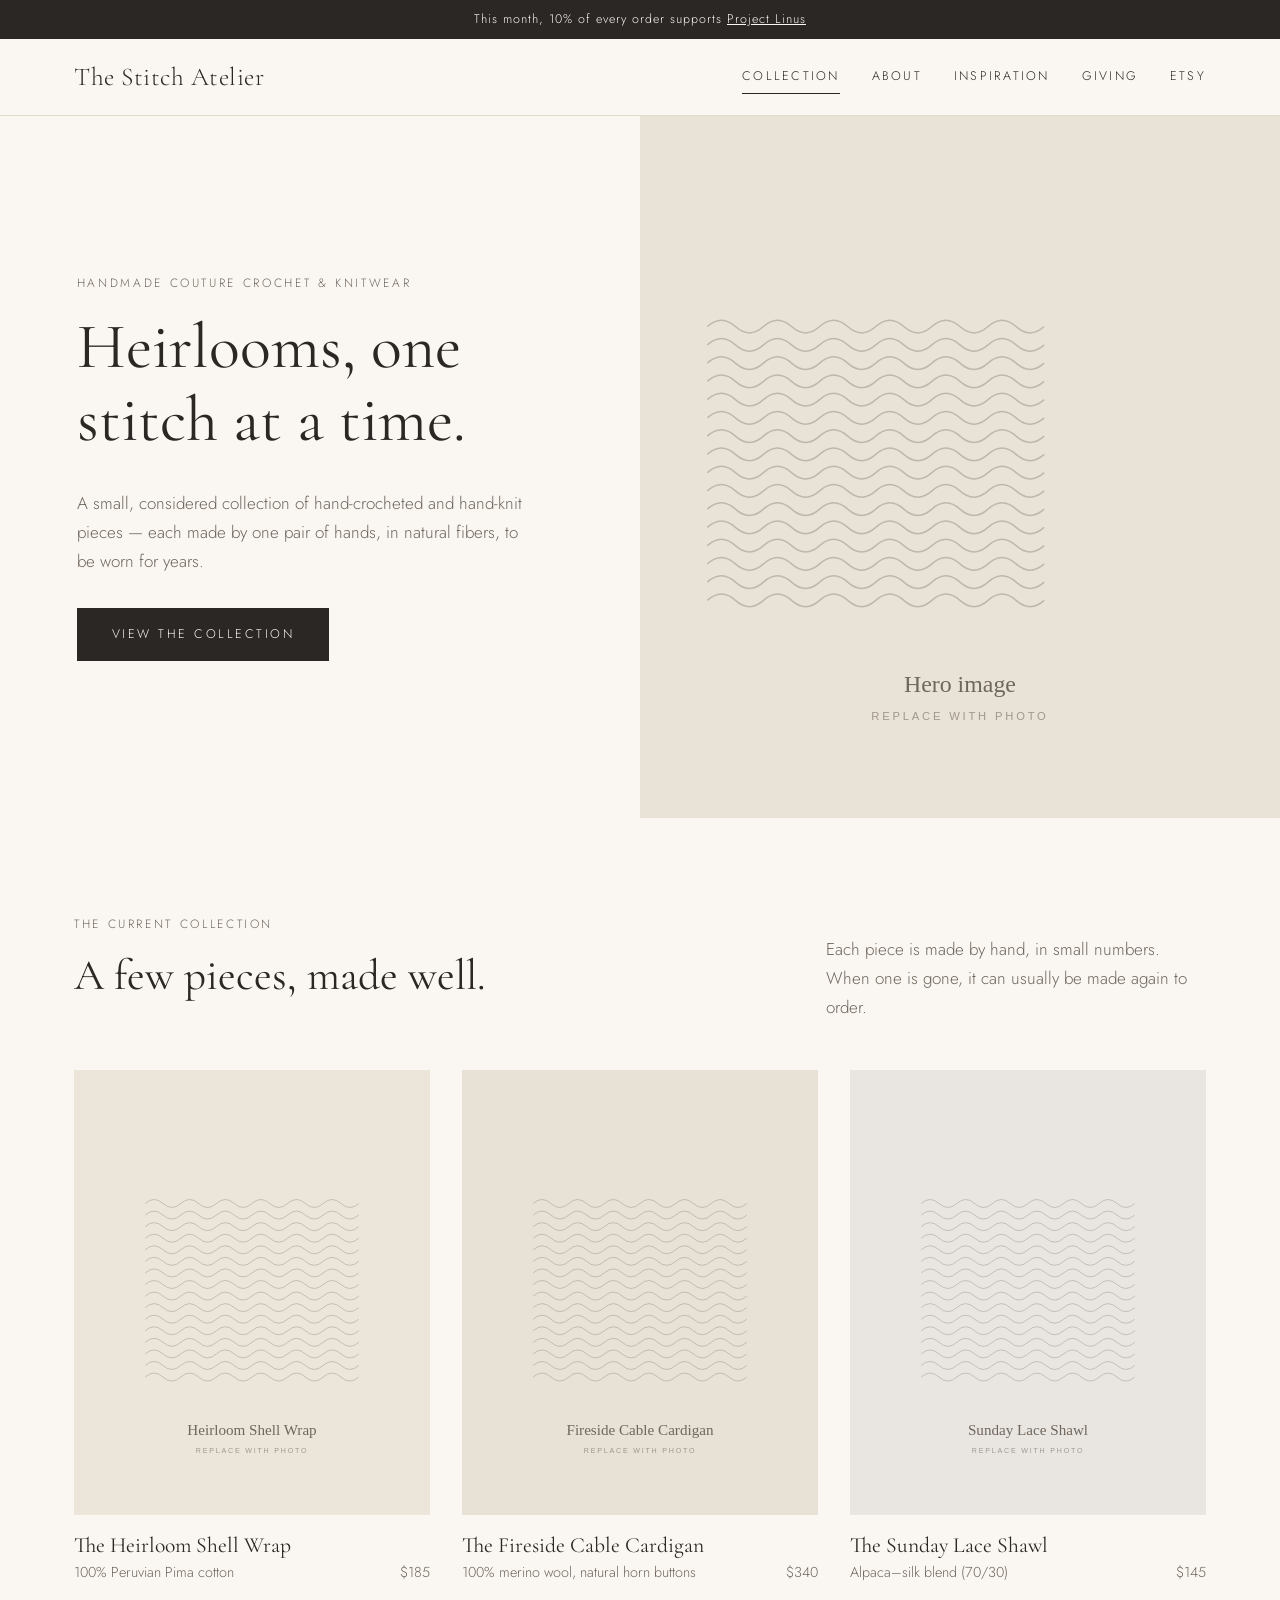
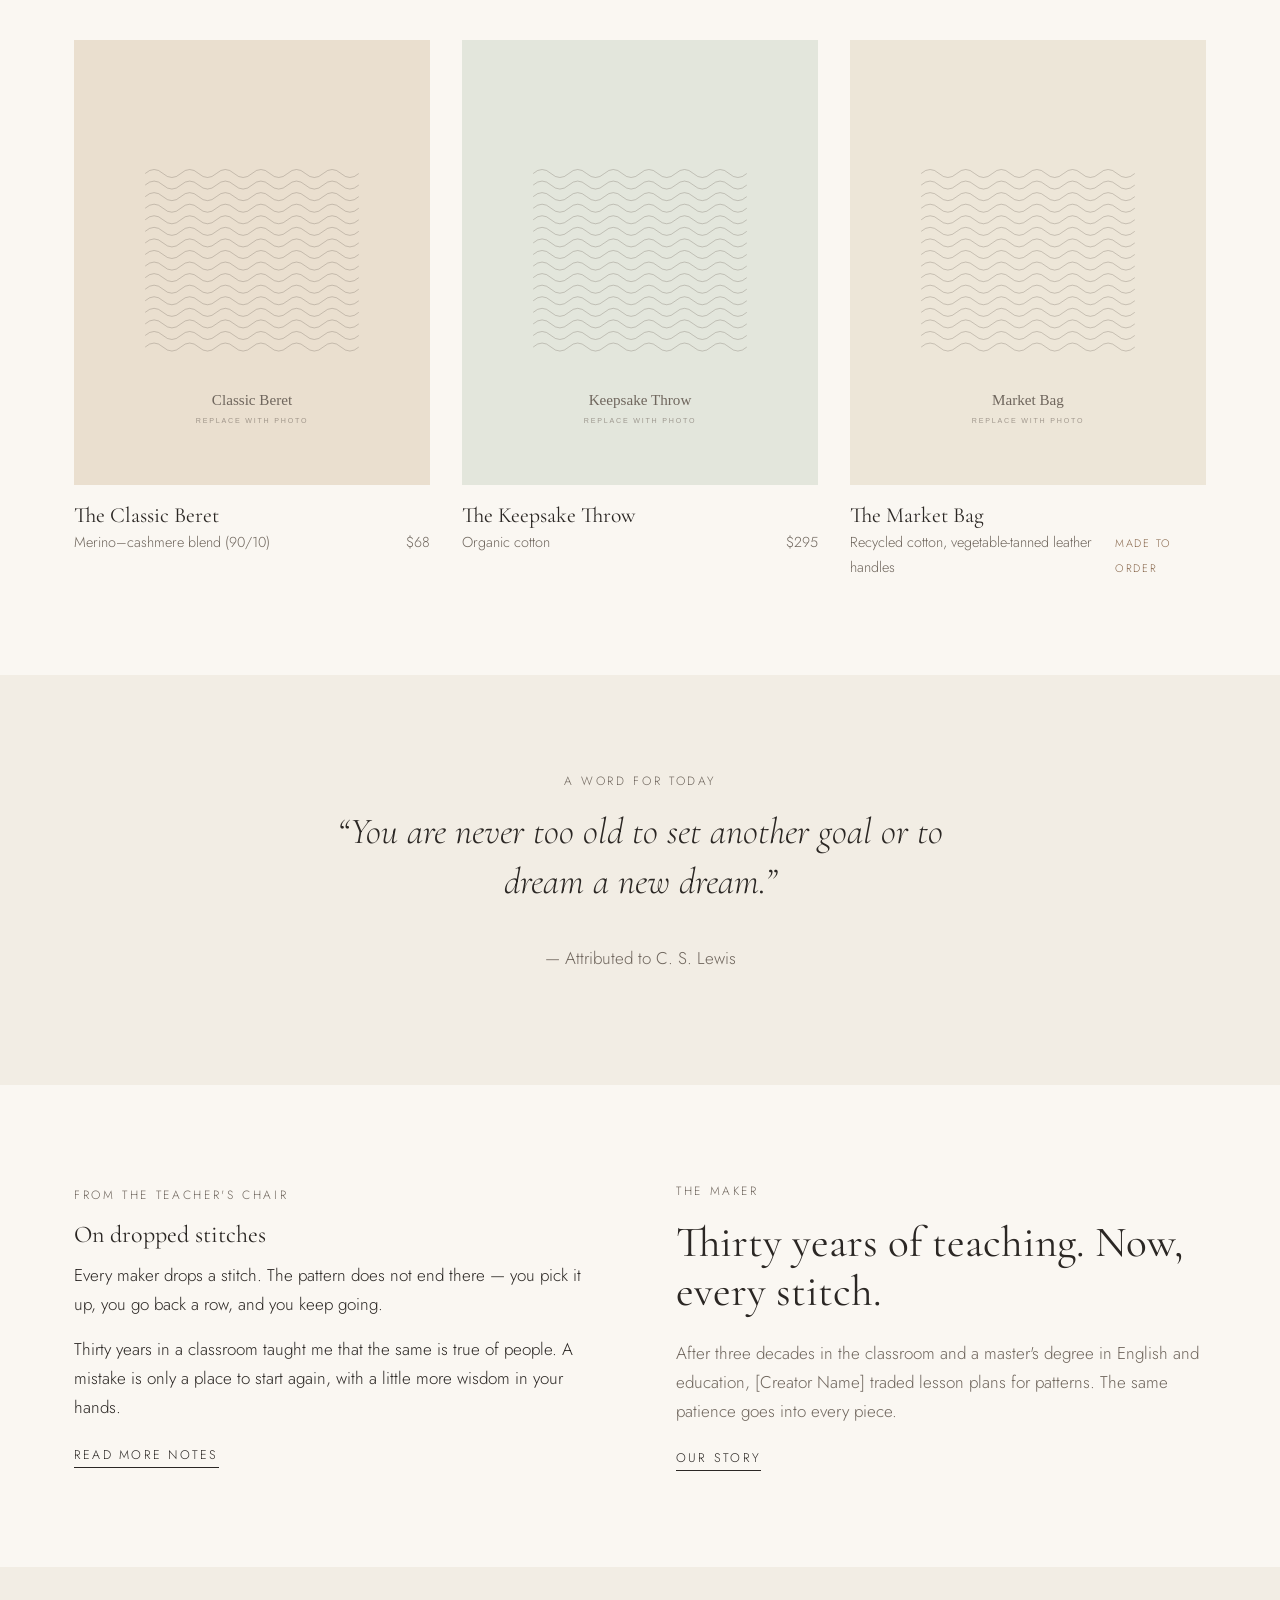
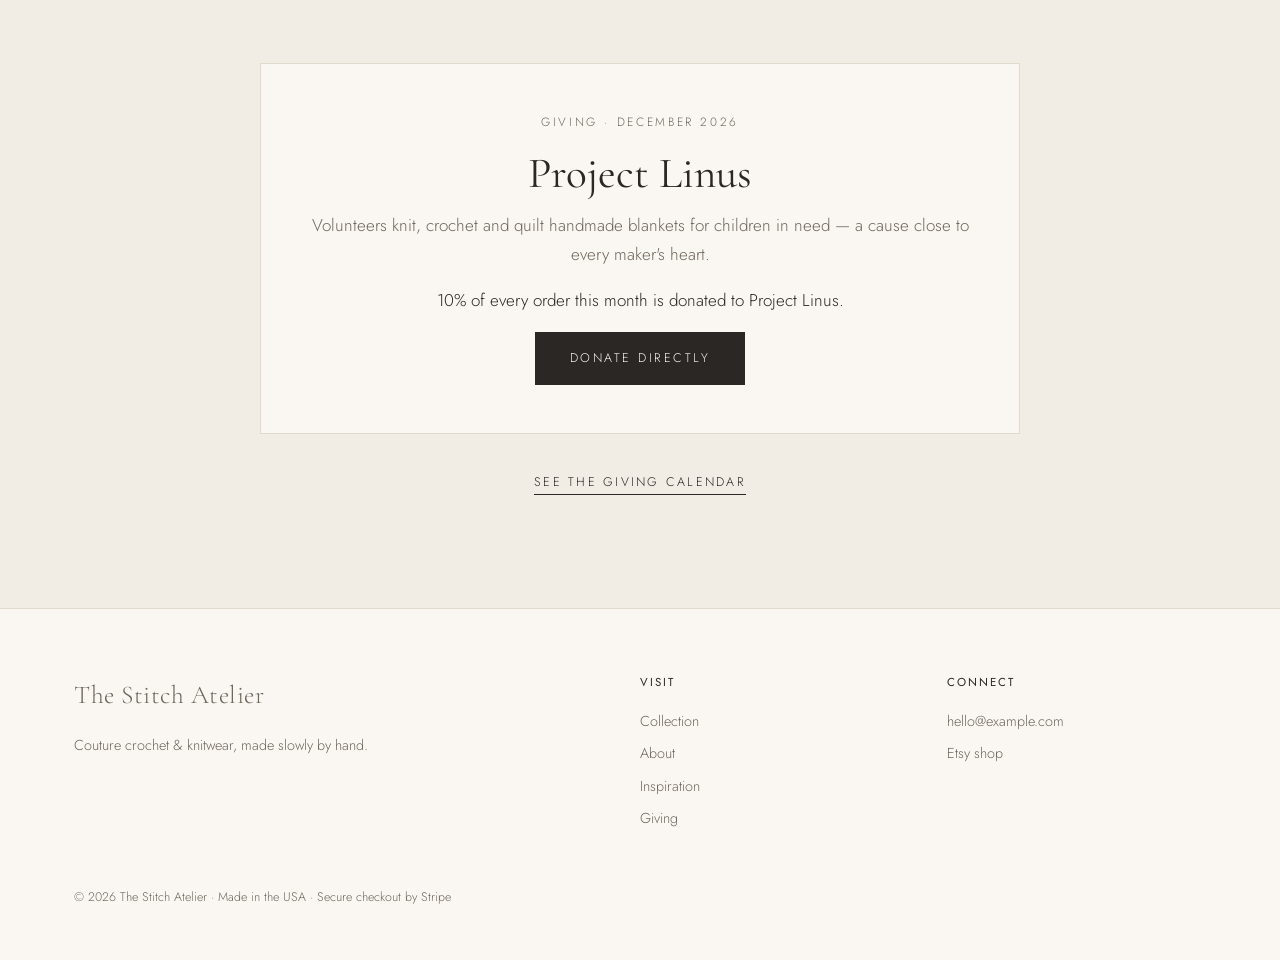
<file: index.html>
<!doctype html>
<html lang="en">
<head>
<meta charset="utf-8">
<meta name="viewport" content="width=device-width, initial-scale=1">
<title>{brand} · Couture Crochet TITLEamp; Knitwear</title>
<meta name="description" content="Hand-crocheted and hand-knit couture pieces in natural fibers, made by a retired teacher.">
<link rel="preconnect" href="https://fonts.googleapis.com">
<link rel="preconnect" href="https://fonts.gstatic.com" crossorigin>
<link href="https://fonts.googleapis.com/css2?family=Cormorant+Garamond:ital,wght@0,400;0,500;1,400&family=Jost:wght@300;400&display=swap" rel="stylesheet">
<link rel="stylesheet" href="assets/css/style.css">
<link rel="icon" href="images/site/favicon.svg">
</head>
<body data-page="home">
<main>
  <section class="hero">
    <div class="copy">
      <span class="eyebrow">Handmade couture crochet &amp; knitwear</span>
      <h1 id="hero-title"></h1>
      <p id="hero-text"></p>
      <div><a class="btn" href="#collection">View the collection</a></div>
    </div>
    <div class="img"><img id="hero-img" src="" alt=""></div>
  </section>

  <section class="section" id="collection">
    <div class="wrap">
      <div class="section-head">
        <div><span class="eyebrow">The current collection</span><h2>A few pieces, made well.</h2></div>
        <p class="muted" style="max-width:380px;margin:0">Each piece is made by hand, in small numbers. When one is gone, it can usually be made again to order.</p>
      </div>
      <div class="grid" id="grid"></div>
    </div>
  </section>

  <section class="section alt">
    <div class="wrap narrow center">
      <span class="eyebrow">A word for today</span>
      <p class="quote" id="quote"></p>
      <p class="muted" id="quote-by"></p>
    </div>
  </section>

  <section class="section">
    <div class="wrap split">
      <div>
        <span class="eyebrow">From the teacher's chair</span>
        <div id="latest-note"></div>
        <a class="link" href="inspiration.html">Read more notes</a>
      </div>
      <div>
        <span class="eyebrow">The maker</span>
        <h2>Thirty years of teaching. Now, every stitch.</h2>
        <p class="muted">After three decades in the classroom and a master's degree in English and education, <span data-creator></span> traded lesson plans for patterns. The same patience goes into every piece.</p>
        <a class="link" href="about.html">Our story</a>
      </div>
    </div>
  </section>

  <section class="section alt">
    <div class="wrap" id="giving"></div>
    <p class="center" style="margin-top:32px"><a class="link" href="giving.html">See the giving calendar</a></p>
  </section>
</main>
<script src="content/site.js"></script>
<script src="content/products.js"></script>
<script src="content/giving.js"></script>
<script src="content/inspiration.js"></script>
<script src="assets/js/main.js"></script>
</body>
</html>
</file>
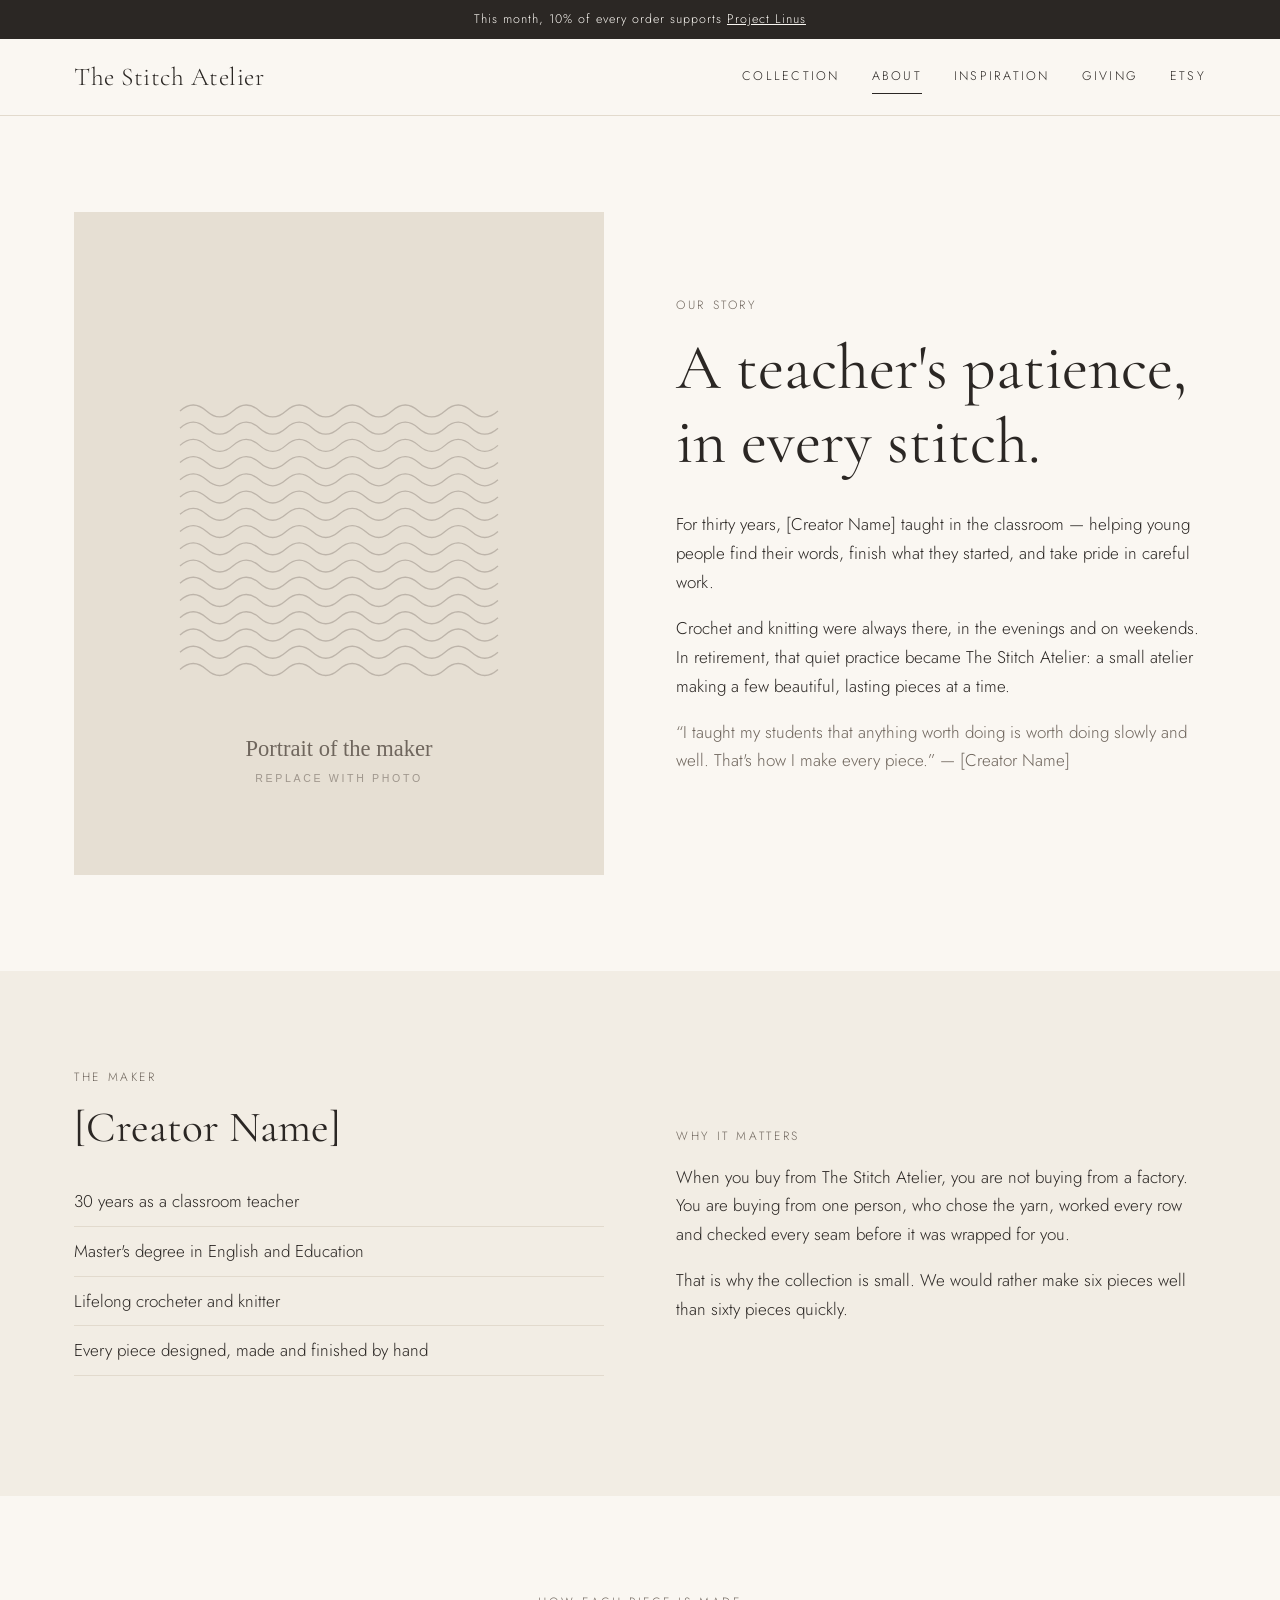
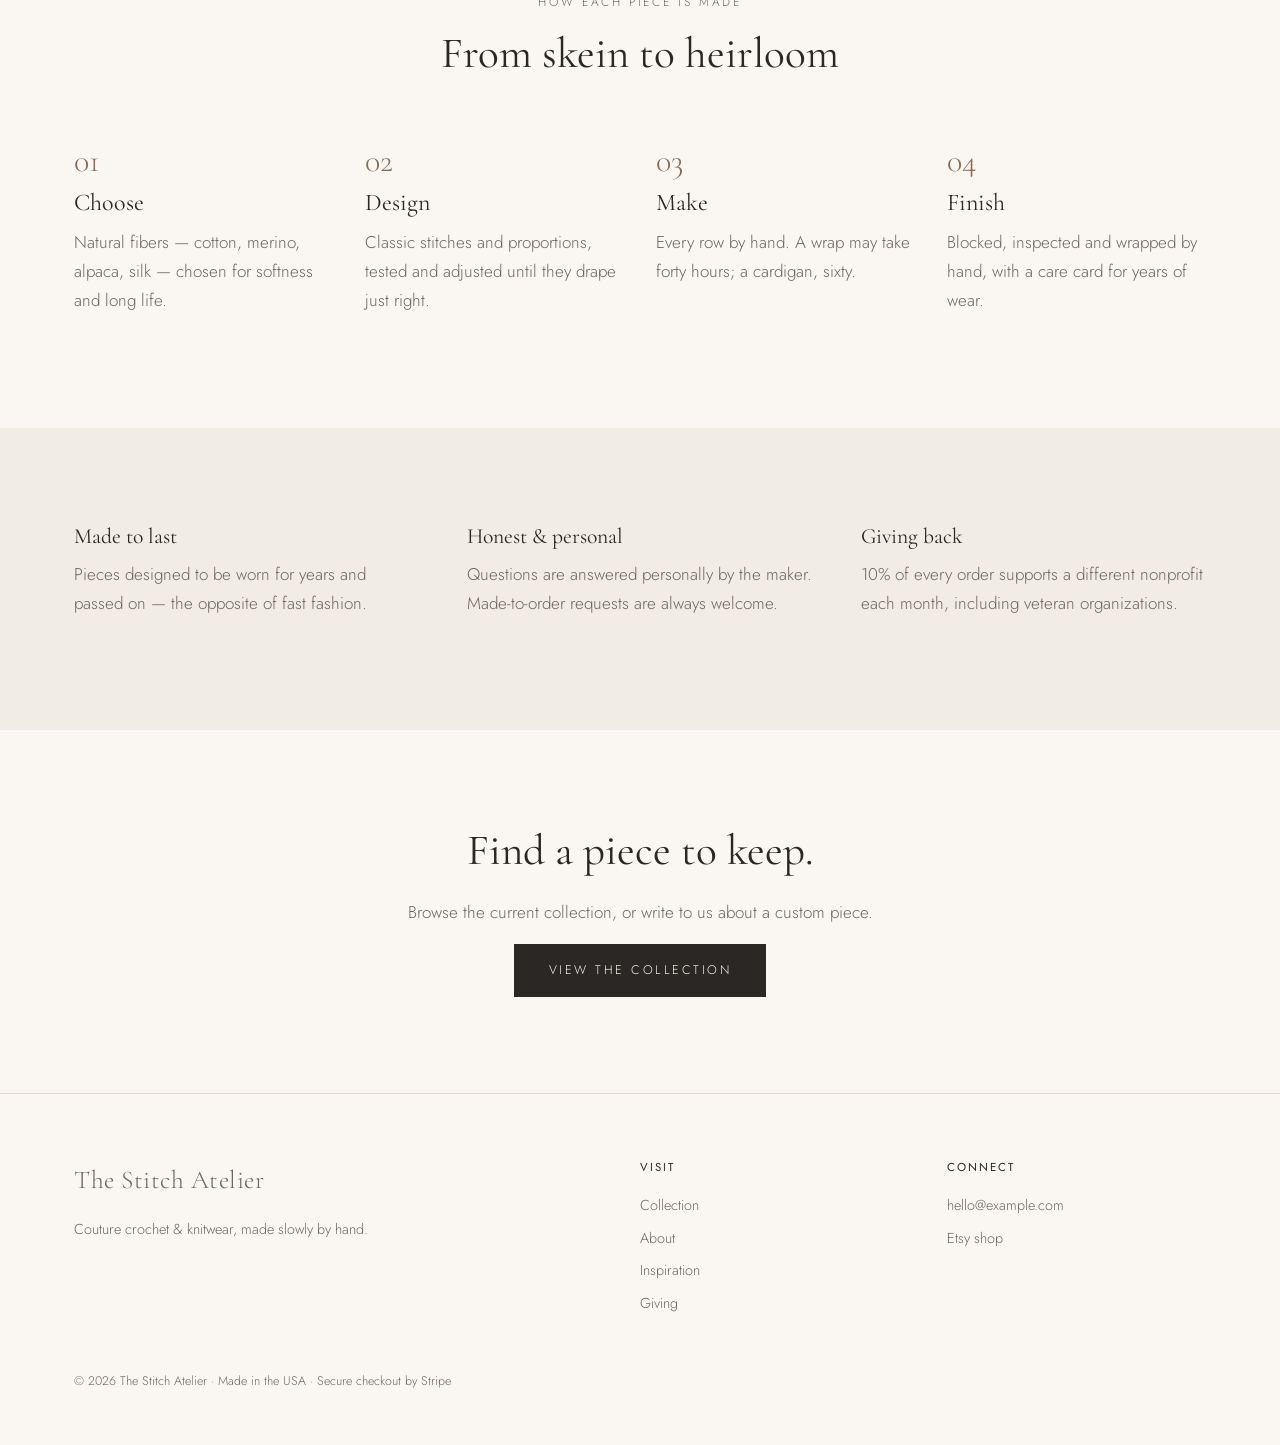
<file: about.html>
<!doctype html>
<html lang="en">
<head>
<meta charset="utf-8">
<meta name="viewport" content="width=device-width, initial-scale=1">
<title>About · {brand}</title>
<meta name="description" content="Meet the maker: a retired teacher of 30 years with a master's in English and education, now making couture crochet and knitwear by hand.">
<link rel="preconnect" href="https://fonts.googleapis.com">
<link rel="preconnect" href="https://fonts.gstatic.com" crossorigin>
<link href="https://fonts.googleapis.com/css2?family=Cormorant+Garamond:ital,wght@0,400;0,500;1,400&family=Jost:wght@300;400&display=swap" rel="stylesheet">
<link rel="stylesheet" href="assets/css/style.css">
<link rel="icon" href="images/site/favicon.svg">
</head>
<body data-page="about">
<main>
  <section class="section">
    <div class="wrap split">
      <div class="ph"><img src="images/site/maker.svg" alt="Portrait of the maker"></div>
      <div>
        <span class="eyebrow">Our story</span>
        <h1>A teacher's patience, in every stitch.</h1>
        <p>For thirty years, <span data-creator></span> taught in the classroom — helping young people find their words, finish what they started, and take pride in careful work.</p>
        <p>Crochet and knitting were always there, in the evenings and on weekends. In retirement, that quiet practice became <span data-brand></span>: a small atelier making a few beautiful, lasting pieces at a time.</p>
        <p class="muted">“I taught my students that anything worth doing is worth doing slowly and well. That's how I make every piece.” — <span data-creator></span></p>
      </div>
    </div>
  </section>

  <section class="section alt">
    <div class="wrap split">
      <div>
        <span class="eyebrow">The maker</span>
        <h2><span data-creator></span></h2>
        <ul class="creds">
          <li>30 years as a classroom teacher</li>
          <li>Master's degree in English and Education</li>
          <li>Lifelong crocheter and knitter</li>
          <li>Every piece designed, made and finished by hand</li>
        </ul>
      </div>
      <div>
        <span class="eyebrow">Why it matters</span>
        <p>When you buy from <span data-brand></span>, you are not buying from a factory. You are buying from one person, who chose the yarn, worked every row and checked every seam before it was wrapped for you.</p>
        <p>That is why the collection is small. We would rather make six pieces well than sixty pieces quickly.</p>
      </div>
    </div>
  </section>

  <section class="section">
    <div class="wrap">
      <div class="center" style="margin-bottom:56px"><span class="eyebrow">How each piece is made</span><h2>From skein to heirloom</h2></div>
      <div class="steps">
        <div><h3>Choose</h3><p class="muted">Natural fibers — cotton, merino, alpaca, silk — chosen for softness and long life.</p></div>
        <div><h3>Design</h3><p class="muted">Classic stitches and proportions, tested and adjusted until they drape just right.</p></div>
        <div><h3>Make</h3><p class="muted">Every row by hand. A wrap may take forty hours; a cardigan, sixty.</p></div>
        <div><h3>Finish</h3><p class="muted">Blocked, inspected and wrapped by hand, with a care card for years of wear.</p></div>
      </div>
    </div>
  </section>

  <section class="section alt">
    <div class="wrap">
      <div class="values">
        <div><h3>Made to last</h3><p class="muted">Pieces designed to be worn for years and passed on — the opposite of fast fashion.</p></div>
        <div><h3>Honest &amp; personal</h3><p class="muted">Questions are answered personally by the maker. Made-to-order requests are always welcome.</p></div>
        <div><h3>Giving back</h3><p class="muted"><span data-percent></span> of every order supports a different nonprofit each month, including veteran organizations.</p></div>
      </div>
    </div>
  </section>

  <section class="section">
    <div class="wrap narrow center">
      <h2>Find a piece to keep.</h2>
      <p class="muted">Browse the current collection, or write to us about a custom piece.</p>
      <a class="btn" href="index.html#collection">View the collection</a>
    </div>
  </section>
</main>
<script src="content/site.js"></script>
<script src="content/products.js"></script>
<script src="content/giving.js"></script>
<script src="content/inspiration.js"></script>
<script src="assets/js/main.js"></script>
</body>
</html>
</file>
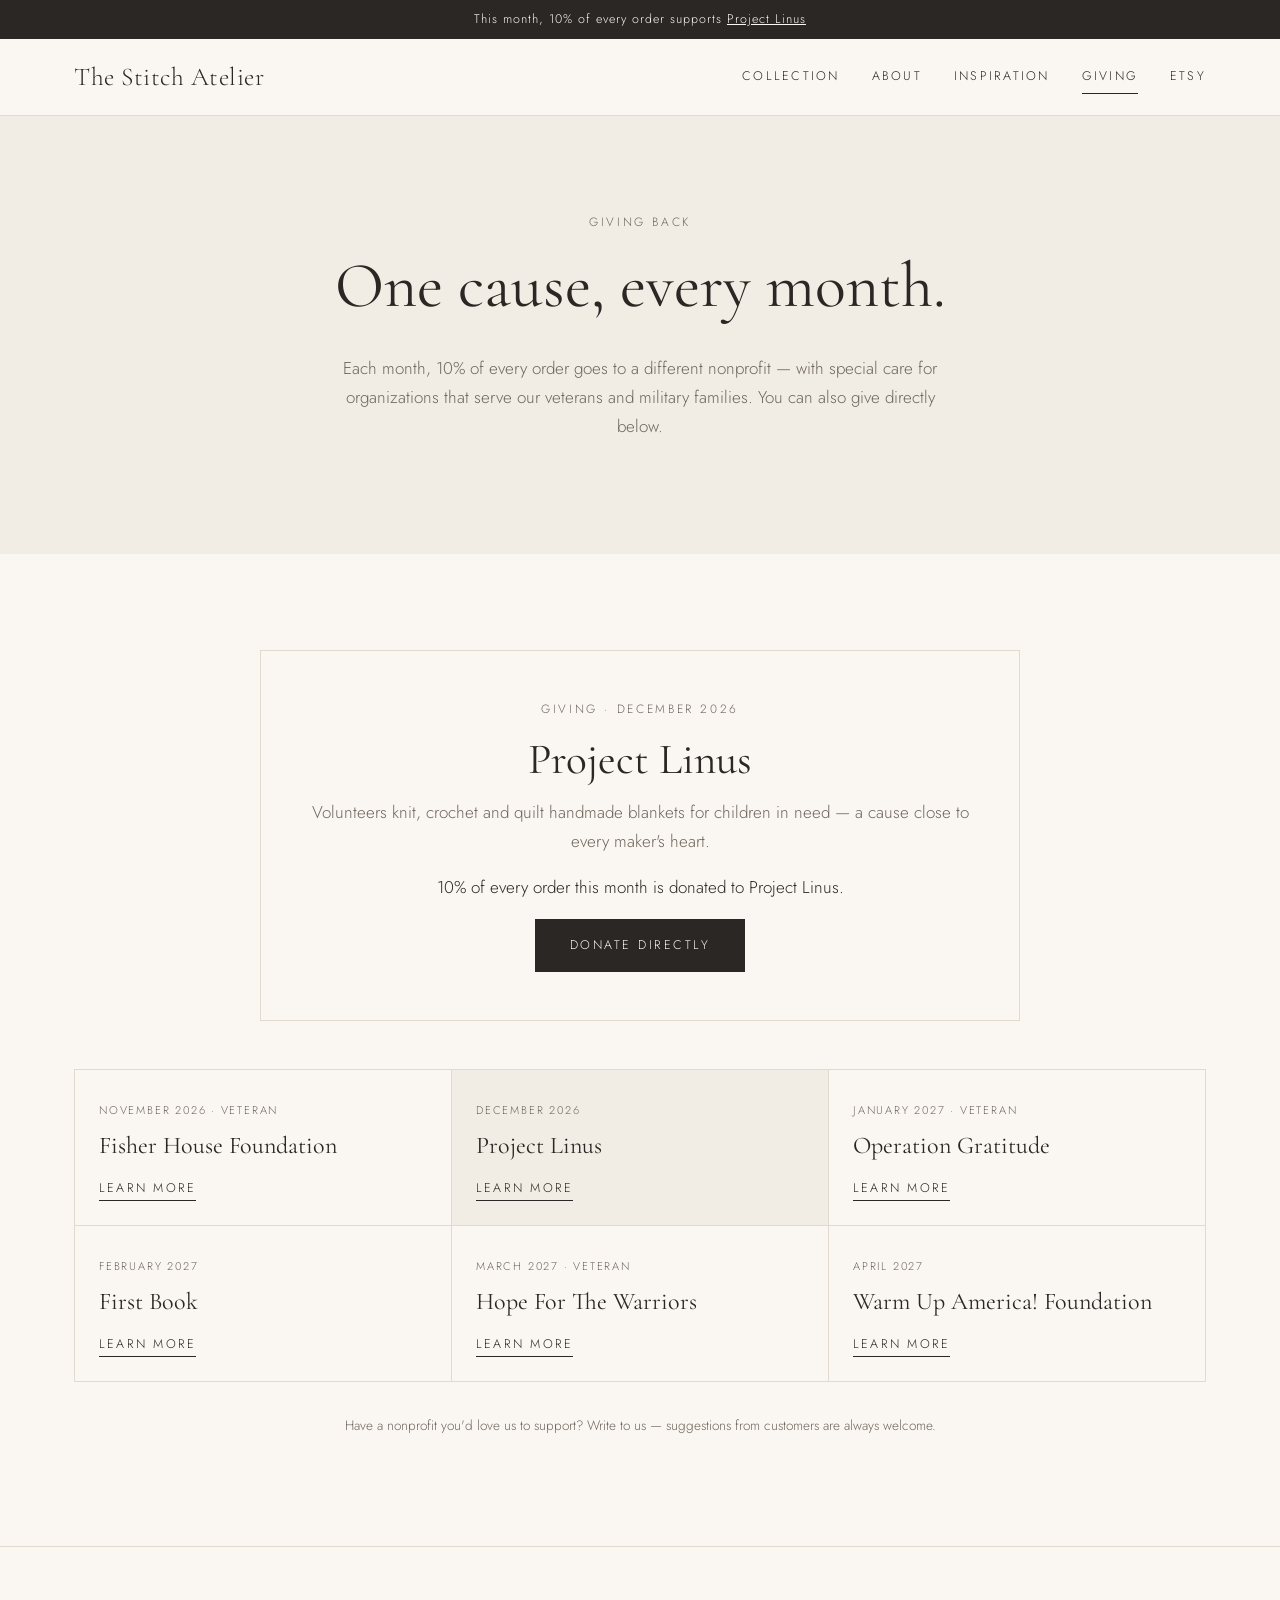
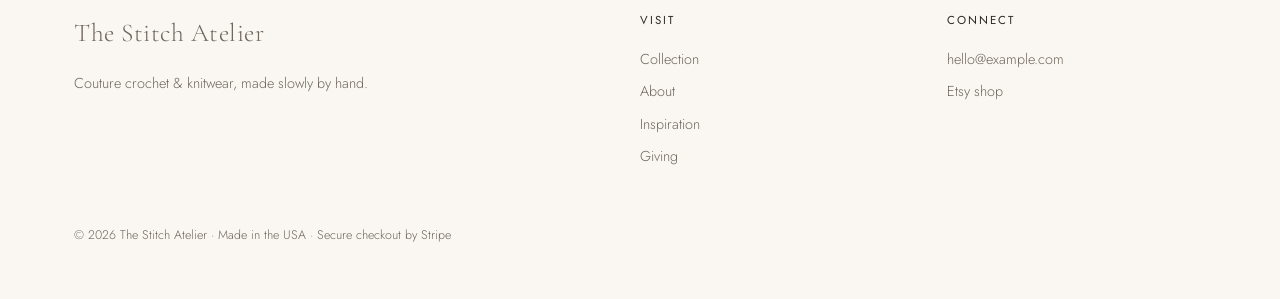
<file: giving.html>
<!doctype html>
<html lang="en">
<head>
<meta charset="utf-8">
<meta name="viewport" content="width=device-width, initial-scale=1">
<title>Giving · {brand}</title>
<meta name="description" content="Each month we donate to a different nonprofit, including veteran organizations.">
<link rel="preconnect" href="https://fonts.googleapis.com">
<link rel="preconnect" href="https://fonts.gstatic.com" crossorigin>
<link href="https://fonts.googleapis.com/css2?family=Cormorant+Garamond:ital,wght@0,400;0,500;1,400&family=Jost:wght@300;400&display=swap" rel="stylesheet">
<link rel="stylesheet" href="assets/css/style.css">
<link rel="icon" href="images/site/favicon.svg">
</head>
<body data-page="giving">
<main>
  <section class="section alt">
    <div class="wrap narrow center">
      <span class="eyebrow">Giving back</span>
      <h1>One cause, every month.</h1>
      <p class="muted">Each month, <span data-percent></span> of every order goes to a different nonprofit — with special care for organizations that serve our veterans and military families. You can also give directly below.</p>
    </div>
  </section>
  <section class="section">
    <div class="wrap">
      <div id="giving"></div>
      <div class="calendar" id="calendar"></div>
      <p class="fine center" style="margin-top:32px">Have a nonprofit you'd love us to support? Write to us — suggestions from customers are always welcome.</p>
    </div>
  </section>
</main>
<script src="content/site.js"></script>
<script src="content/products.js"></script>
<script src="content/giving.js"></script>
<script src="content/inspiration.js"></script>
<script src="assets/js/main.js"></script>
</body>
</html>
</file>
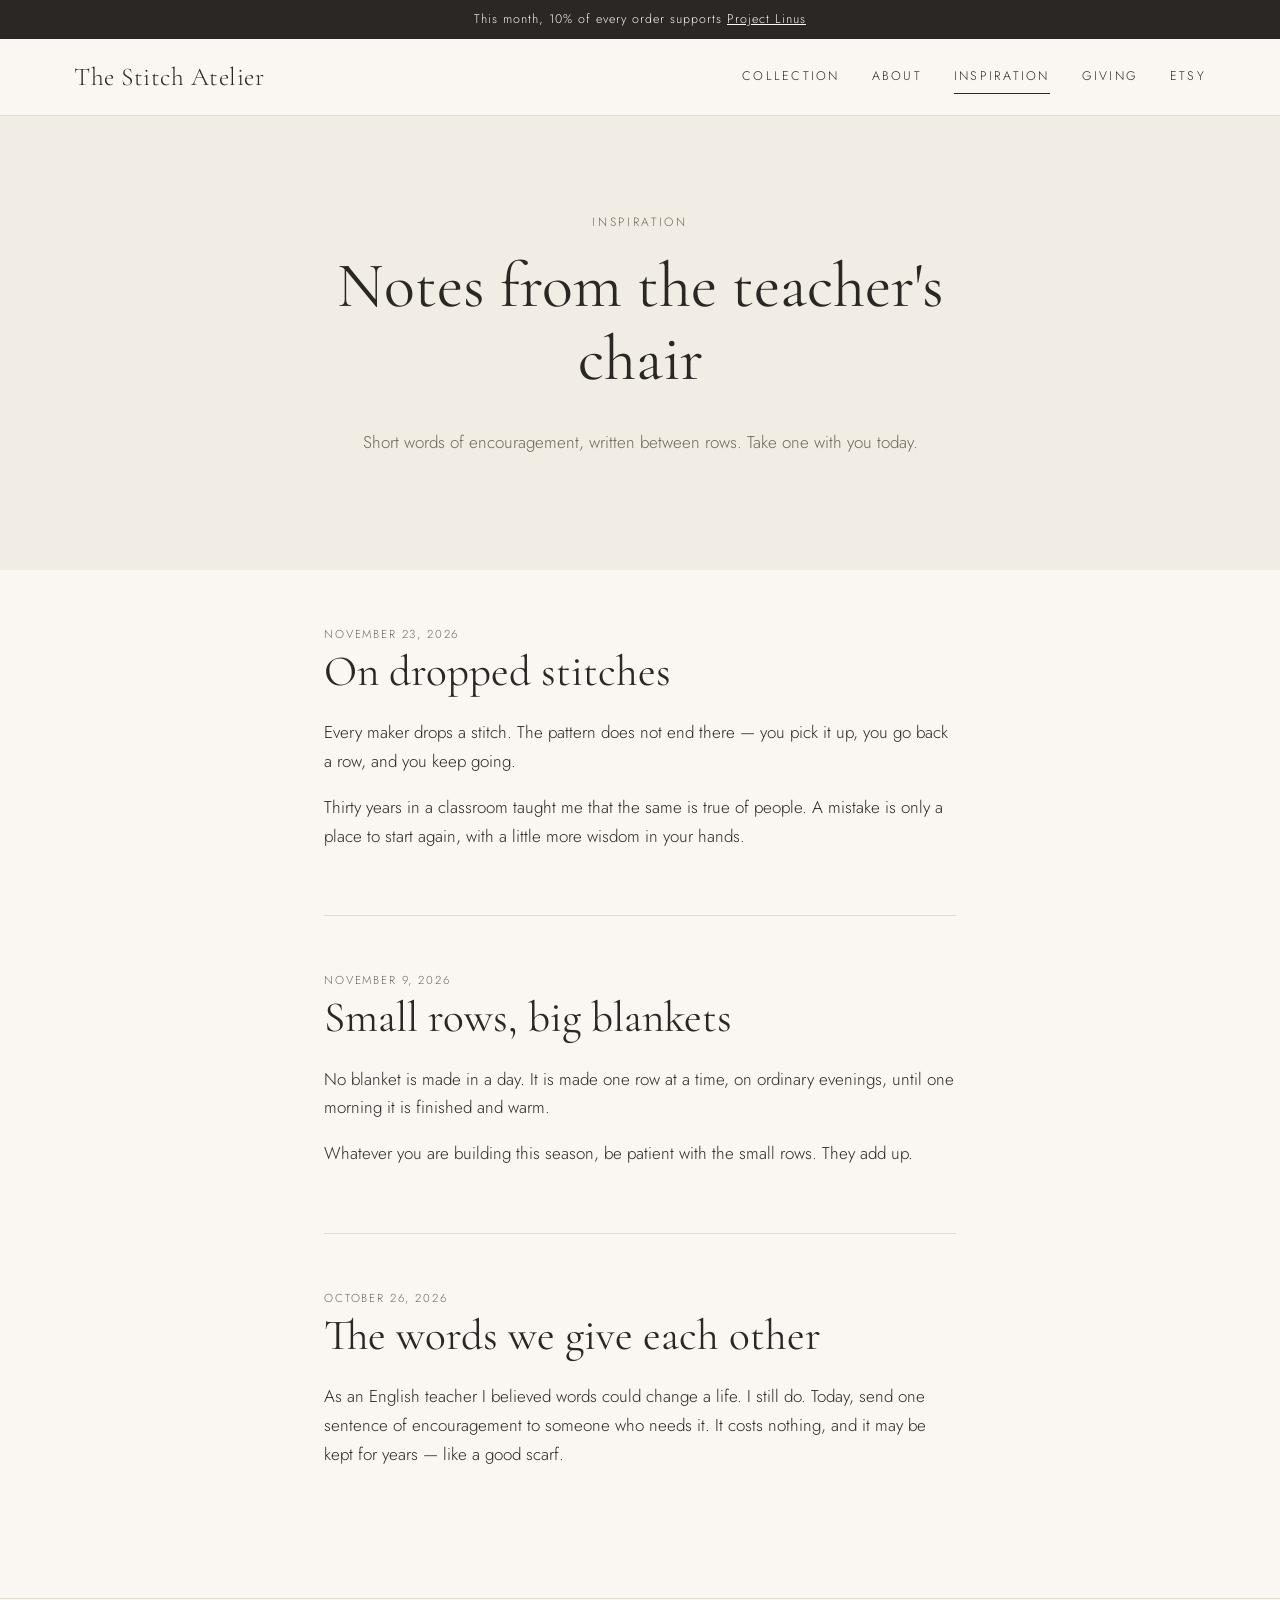
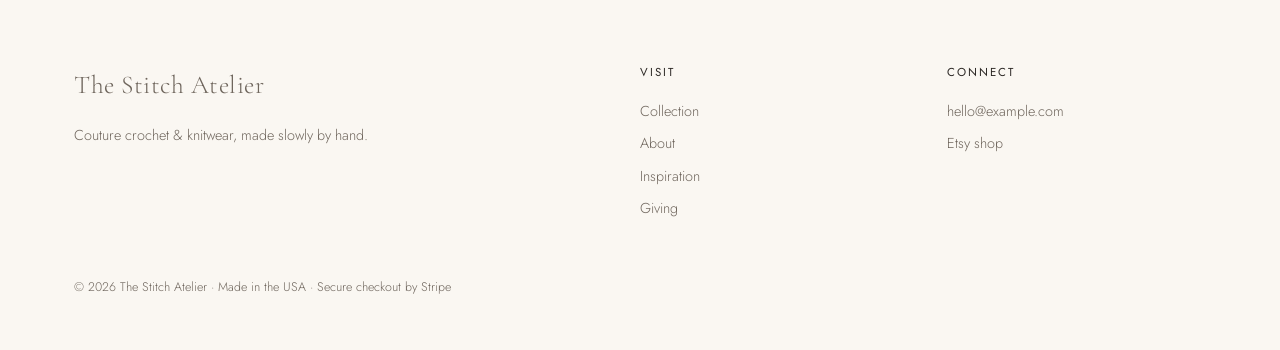
<file: inspiration.html>
<!doctype html>
<html lang="en">
<head>
<meta charset="utf-8">
<meta name="viewport" content="width=device-width, initial-scale=1">
<title>Inspiration · {brand}</title>
<meta name="description" content="Short, uplifting notes from a retired English teacher turned maker.">
<link rel="preconnect" href="https://fonts.googleapis.com">
<link rel="preconnect" href="https://fonts.gstatic.com" crossorigin>
<link href="https://fonts.googleapis.com/css2?family=Cormorant+Garamond:ital,wght@0,400;0,500;1,400&family=Jost:wght@300;400&display=swap" rel="stylesheet">
<link rel="stylesheet" href="assets/css/style.css">
<link rel="icon" href="images/site/favicon.svg">
</head>
<body data-page="inspiration">
<main>
  <section class="section alt">
    <div class="wrap narrow center">
      <span class="eyebrow">Inspiration</span>
      <h1>Notes from the teacher's chair</h1>
      <p class="muted">Short words of encouragement, written between rows. Take one with you today.</p>
    </div>
  </section>
  <section class="wrap narrow" id="notes" style="padding-bottom:64px"></section>
</main>
<script src="content/site.js"></script>
<script src="content/products.js"></script>
<script src="content/giving.js"></script>
<script src="content/inspiration.js"></script>
<script src="assets/js/main.js"></script>
</body>
</html>
</file>
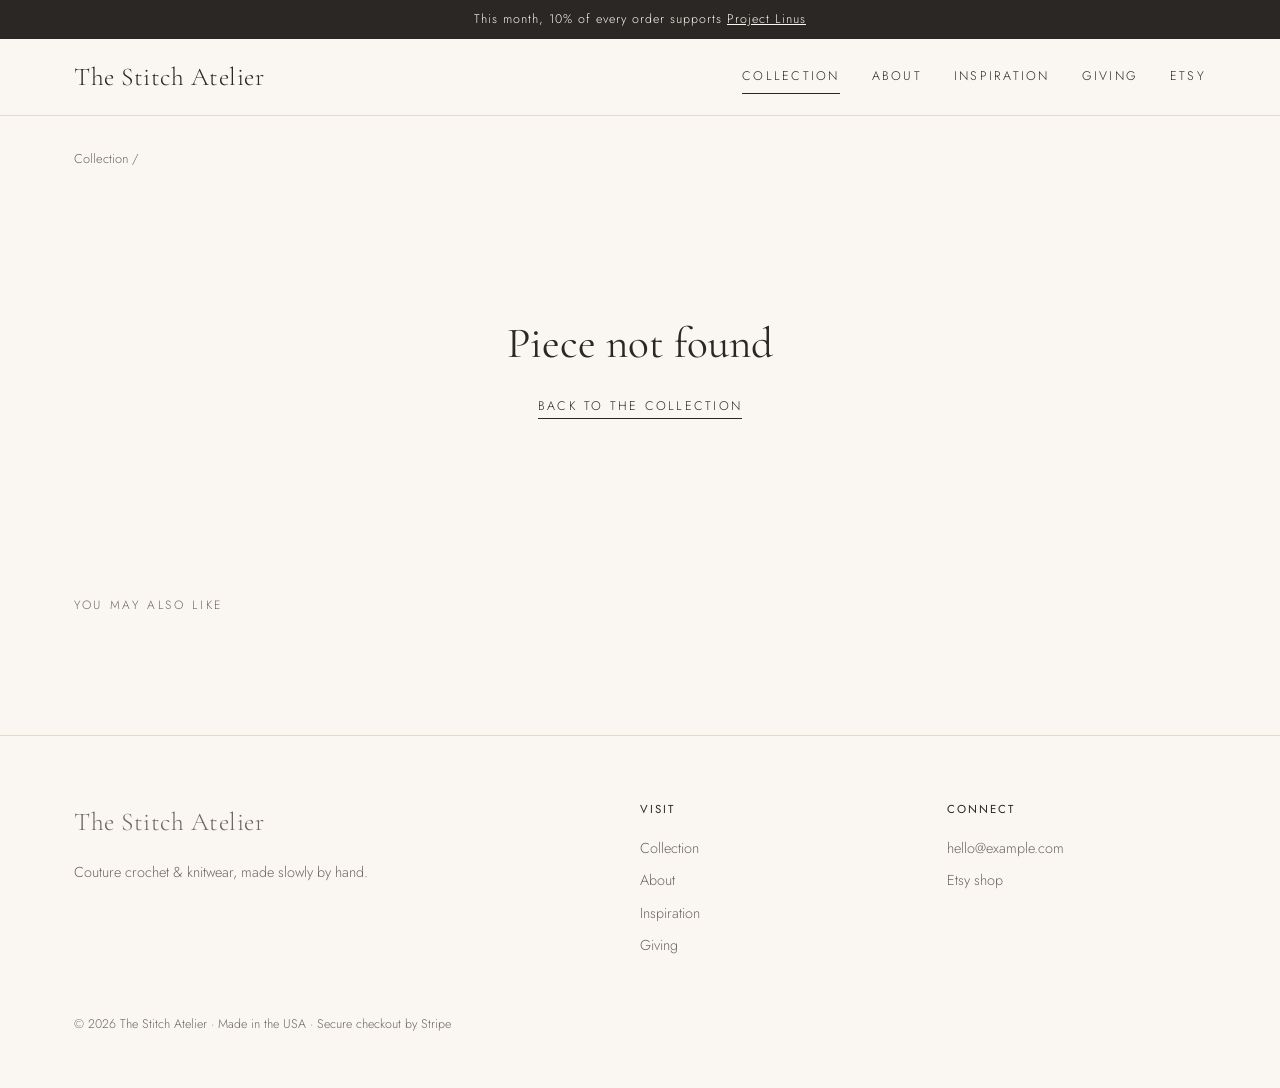
<file: product.html>
<!doctype html>
<html lang="en">
<head>
<meta charset="utf-8">
<meta name="viewport" content="width=device-width, initial-scale=1">
<title>Piece · {brand}</title>
<meta name="description" content="Handmade couture crochet and knitwear.">
<link rel="preconnect" href="https://fonts.googleapis.com">
<link rel="preconnect" href="https://fonts.gstatic.com" crossorigin>
<link href="https://fonts.googleapis.com/css2?family=Cormorant+Garamond:ital,wght@0,400;0,500;1,400&family=Jost:wght@300;400&display=swap" rel="stylesheet">
<link rel="stylesheet" href="assets/css/style.css">
<link rel="icon" href="images/site/favicon.svg">
</head>
<body data-page="product">
<main class="wrap">
  <p class="breadcrumb"><a href="index.html">Collection</a> / <span id="crumb"></span></p>
  <section class="product" id="product"></section>
  <section style="padding-bottom:96px">
    <span class="eyebrow">You may also like</span>
    <div class="grid" id="more" style="margin-top:24px"></div>
  </section>
</main>
<script src="content/site.js"></script>
<script src="content/products.js"></script>
<script src="content/giving.js"></script>
<script src="content/inspiration.js"></script>
<script src="assets/js/main.js"></script>
</body>
</html>
</file>
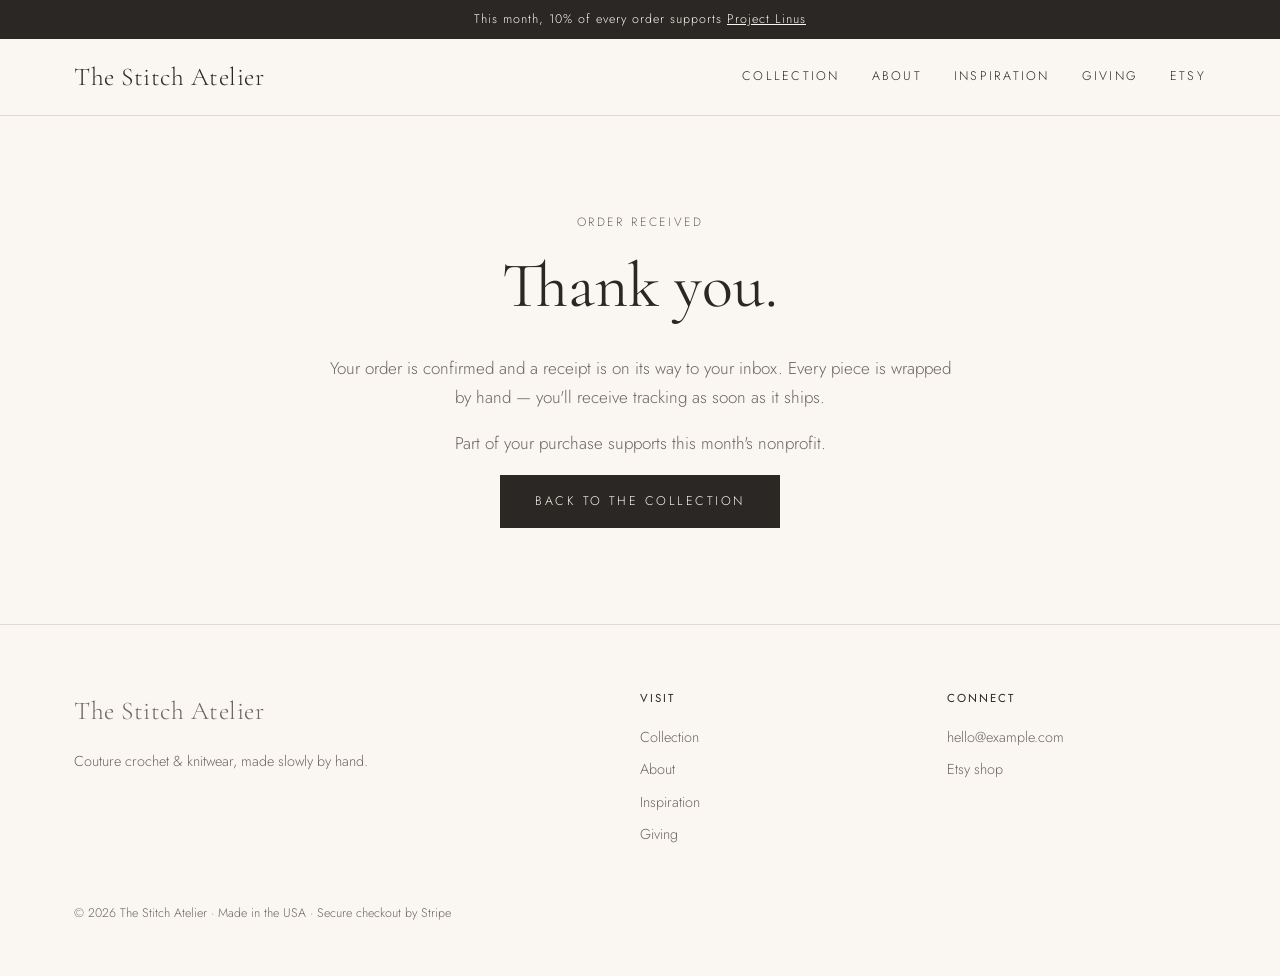
<file: thank-you.html>
<!doctype html>
<html lang="en">
<head>
<meta charset="utf-8">
<meta name="viewport" content="width=device-width, initial-scale=1">
<title>Thank you · {brand}</title>
<meta name="description" content="Thank you for your order.">
<link rel="preconnect" href="https://fonts.googleapis.com">
<link rel="preconnect" href="https://fonts.gstatic.com" crossorigin>
<link href="https://fonts.googleapis.com/css2?family=Cormorant+Garamond:ital,wght@0,400;0,500;1,400&family=Jost:wght@300;400&display=swap" rel="stylesheet">
<link rel="stylesheet" href="assets/css/style.css">
<link rel="icon" href="images/site/favicon.svg">
</head>
<body data-page="thanks">
<main class="section">
  <div class="wrap narrow center">
    <span class="eyebrow">Order received</span>
    <h1>Thank you.</h1>
    <p class="muted">Your order is confirmed and a receipt is on its way to your inbox. Every piece is wrapped by hand — you'll receive tracking as soon as it ships.</p>
    <p class="muted">Part of your purchase supports this month's nonprofit.</p>
    <a class="btn" href="index.html">Back to the collection</a>
  </div>
</main>
<script src="content/site.js"></script>
<script src="content/products.js"></script>
<script src="content/giving.js"></script>
<script src="content/inspiration.js"></script>
<script src="assets/js/main.js"></script>
</body>
</html>
</file>
<file: assets/css/style.css>
/* Colors & fonts — change these few lines to restyle the whole site */
:root {
  --bg: #faf7f2;
  --surface: #f2ede4;
  --ink: #2b2724;
  --muted: #6f665d;
  --line: #e2dacd;
  --accent: #8a6a4f;
  --accent-ink: #ffffff;
  --serif: "Cormorant Garamond", Georgia, serif;
  --sans: "Jost", "Helvetica Neue", Arial, sans-serif;
  --max: 1180px;
}

*, *::before, *::after { box-sizing: border-box; }
html { scroll-behavior: smooth; }
body {
  margin: 0; background: var(--bg); color: var(--ink);
  font-family: var(--sans); font-weight: 300; font-size: 17px; line-height: 1.7;
  -webkit-font-smoothing: antialiased;
}
img { max-width: 100%; display: block; }
a { color: inherit; }
h1, h2, h3 { font-family: var(--serif); font-weight: 400; line-height: 1.15; margin: 0 0 .5em; }
h1 { font-size: clamp(2.4rem, 5vw, 4rem); }
h2 { font-size: clamp(1.9rem, 3.4vw, 2.7rem); }
h3 { font-size: 1.5rem; }
p { margin: 0 0 1em; }
.wrap { max-width: var(--max); margin: 0 auto; padding: 0 24px; }
.eyebrow { font-size: .75rem; letter-spacing: .22em; text-transform: uppercase; color: var(--muted); margin-bottom: 1rem; display: block; }
.muted { color: var(--muted); }
.center { text-align: center; }
.section { padding: 96px 0; }
.section.alt { background: var(--surface); }
.narrow { max-width: 680px; margin: 0 auto; }

/* Announcement + header */
.announce { background: var(--ink); color: var(--bg); text-align: center; font-size: .78rem; letter-spacing: .08em; padding: 9px 16px; }
.announce a { color: var(--bg); }
header.site { border-bottom: 1px solid var(--line); background: var(--bg); position: sticky; top: 0; z-index: 10; }
header.site .wrap { display: flex; align-items: center; justify-content: space-between; height: 76px; gap: 16px; }
.logo { font-family: var(--serif); font-size: 1.6rem; text-decoration: none; letter-spacing: .02em; white-space: nowrap; }
nav.main { display: flex; gap: 32px; }
nav.main a { text-decoration: none; font-size: .78rem; letter-spacing: .18em; text-transform: uppercase; padding: 6px 0; border-bottom: 1px solid transparent; }
nav.main a:hover, nav.main a[aria-current="page"] { border-color: var(--ink); }
.menu-btn { display: none; background: none; border: 0; font: inherit; font-size: .78rem; letter-spacing: .18em; text-transform: uppercase; cursor: pointer; color: var(--ink); }

/* Buttons */
.btn { display: inline-block; background: var(--ink); color: var(--bg); text-decoration: none; padding: 15px 34px; font-size: .78rem; letter-spacing: .2em; text-transform: uppercase; border: 1px solid var(--ink); transition: background .2s, color .2s; cursor: pointer; }
.btn:hover { background: transparent; color: var(--ink); }
.btn.ghost { background: transparent; color: var(--ink); }
.btn.ghost:hover { background: var(--ink); color: var(--bg); }
.btn.block { display: block; text-align: center; width: 100%; }
.btn[aria-disabled="true"] { opacity: .45; pointer-events: none; }
.link { font-size: .78rem; letter-spacing: .18em; text-transform: uppercase; text-decoration: none; border-bottom: 1px solid currentColor; padding-bottom: 3px; }

/* Hero */
.hero { display: grid; grid-template-columns: 1fr 1fr; min-height: min(78vh, 760px); }
.hero .copy { display: flex; flex-direction: column; justify-content: center; padding: 64px max(24px, 6vw); }
.hero .copy p { color: var(--muted); max-width: 460px; margin-bottom: 2rem; }
.hero .img { background: var(--surface); }
.hero .img img { width: 100%; height: 100%; object-fit: cover; }

/* Product grid — 3 per row on desktop */
.grid { display: grid; grid-template-columns: repeat(3, 1fr); gap: 56px 32px; }
.card { text-decoration: none; display: block; }
.card .ph { aspect-ratio: 4 / 5; background: var(--surface); overflow: hidden; }
.card .ph img { width: 100%; height: 100%; object-fit: cover; transition: transform .6s ease; }
.card:hover .ph img { transform: scale(1.03); }
.card h3 { font-size: 1.35rem; margin: 18px 0 2px; }
.card .meta { font-size: .9rem; color: var(--muted); display: flex; justify-content: space-between; gap: 12px; }
.tag { font-size: .68rem; letter-spacing: .16em; text-transform: uppercase; color: var(--accent); }
.section-head { display: flex; justify-content: space-between; align-items: end; margin-bottom: 48px; gap: 24px; flex-wrap: wrap; }

/* Product page */
.product { display: grid; grid-template-columns: 1.15fr 1fr; gap: 64px; padding: 56px 0 96px; }
.gallery .main-img { aspect-ratio: 4 / 5; background: var(--surface); }
.gallery .main-img img { width: 100%; height: 100%; object-fit: cover; }
.thumbs { display: flex; gap: 12px; margin-top: 12px; }
.thumbs button { width: 76px; aspect-ratio: 4/5; padding: 0; border: 1px solid transparent; background: var(--surface); cursor: pointer; }
.thumbs button[aria-pressed="true"] { border-color: var(--ink); }
.thumbs img { width: 100%; height: 100%; object-fit: cover; }
.details { position: sticky; top: 110px; align-self: start; }
.price { font-size: 1.25rem; margin-bottom: 1.5rem; }
.specs { border-top: 1px solid var(--line); margin: 2rem 0; }
.specs div { display: grid; grid-template-columns: 120px 1fr; gap: 16px; padding: 14px 0; border-bottom: 1px solid var(--line); font-size: .95rem; }
.specs dt { font-size: .72rem; letter-spacing: .16em; text-transform: uppercase; color: var(--muted); padding-top: 3px; }
.specs dd { margin: 0; }
.fine { font-size: .85rem; color: var(--muted); margin-top: 1.25rem; }
.breadcrumb { font-size: .8rem; color: var(--muted); padding-top: 32px; }
.breadcrumb a { text-decoration: none; }

/* Giving */
.giving-card { border: 1px solid var(--line); background: var(--bg); padding: 48px; text-align: center; max-width: 760px; margin: 0 auto; }
.giving-card h2 { margin-bottom: .3em; }
.badge { display: inline-block; font-size: .68rem; letter-spacing: .16em; text-transform: uppercase; border: 1px solid var(--accent); color: var(--accent); padding: 4px 12px; margin-bottom: 1rem; }
.calendar { display: grid; grid-template-columns: repeat(3, 1fr); gap: 1px; background: var(--line); border: 1px solid var(--line); margin-top: 48px; }
.calendar div { background: var(--bg); padding: 24px; }
.calendar .current { background: var(--surface); }
.calendar small { font-size: .7rem; letter-spacing: .16em; text-transform: uppercase; color: var(--muted); }

/* Inspiration */
.quote { font-family: var(--serif); font-size: clamp(1.6rem, 3vw, 2.3rem); font-style: italic; line-height: 1.35; }
.note { padding: 48px 0; border-bottom: 1px solid var(--line); }
.note:last-child { border-bottom: 0; }
.note time { font-size: .72rem; letter-spacing: .16em; text-transform: uppercase; color: var(--muted); }

/* About */
.split { display: grid; grid-template-columns: 1fr 1fr; gap: 72px; align-items: center; }
.split .ph { aspect-ratio: 4/5; background: var(--surface); }
.split .ph img { width: 100%; height: 100%; object-fit: cover; }
.values { display: grid; grid-template-columns: repeat(3, 1fr); gap: 48px; }
.values h3 { font-size: 1.35rem; }
.steps { counter-reset: s; display: grid; grid-template-columns: repeat(4, 1fr); gap: 32px; }
.steps div::before { counter-increment: s; content: "0" counter(s); font-family: var(--serif); font-size: 2rem; color: var(--accent); display: block; }
.creds { list-style: none; padding: 0; margin: 1.5rem 0; }
.creds li { padding: 10px 0; border-bottom: 1px solid var(--line); }

/* Footer */
footer.site { border-top: 1px solid var(--line); padding: 64px 0 40px; font-size: .9rem; }
footer .cols { display: grid; grid-template-columns: 2fr 1fr 1fr; gap: 48px; }
footer h4 { font-size: .72rem; letter-spacing: .18em; text-transform: uppercase; font-weight: 400; margin: 0 0 1rem; }
footer ul { list-style: none; padding: 0; margin: 0; }
footer li { margin-bottom: .5rem; }
footer a { text-decoration: none; color: var(--muted); }
footer a:hover { color: var(--ink); }
footer .legal { margin-top: 48px; font-size: .78rem; color: var(--muted); }

/* Mobile */
@media (max-width: 900px) {
  .hero, .product, .split { grid-template-columns: 1fr; }
  .hero { min-height: 0; }
  .hero .img { order: -1; aspect-ratio: 4/3; }
  .grid { grid-template-columns: repeat(2, 1fr); gap: 40px 16px; }
  .values, .steps { grid-template-columns: 1fr 1fr; }
  .calendar { grid-template-columns: 1fr 1fr; }
  .details { position: static; }
  footer .cols { grid-template-columns: 1fr; gap: 32px; }
  .section { padding: 64px 0; }
  .product { gap: 32px; }
}
@media (max-width: 760px) {
  .wrap { padding: 0 16px; }
  .menu-btn { display: block; }
  nav.main { display: none; position: absolute; top: 76px; left: 0; right: 0; background: var(--bg); flex-direction: column; gap: 0; border-bottom: 1px solid var(--line); padding: 8px 16px 16px; }
  nav.main.open { display: flex; }
  nav.main a { padding: 12px 0; }
  .giving-card { padding: 32px 20px; }
}
@media (max-width: 520px) {
  .grid, .values, .steps, .calendar { grid-template-columns: 1fr; }
  .specs div { grid-template-columns: 1fr; gap: 2px; }
}
</file>
